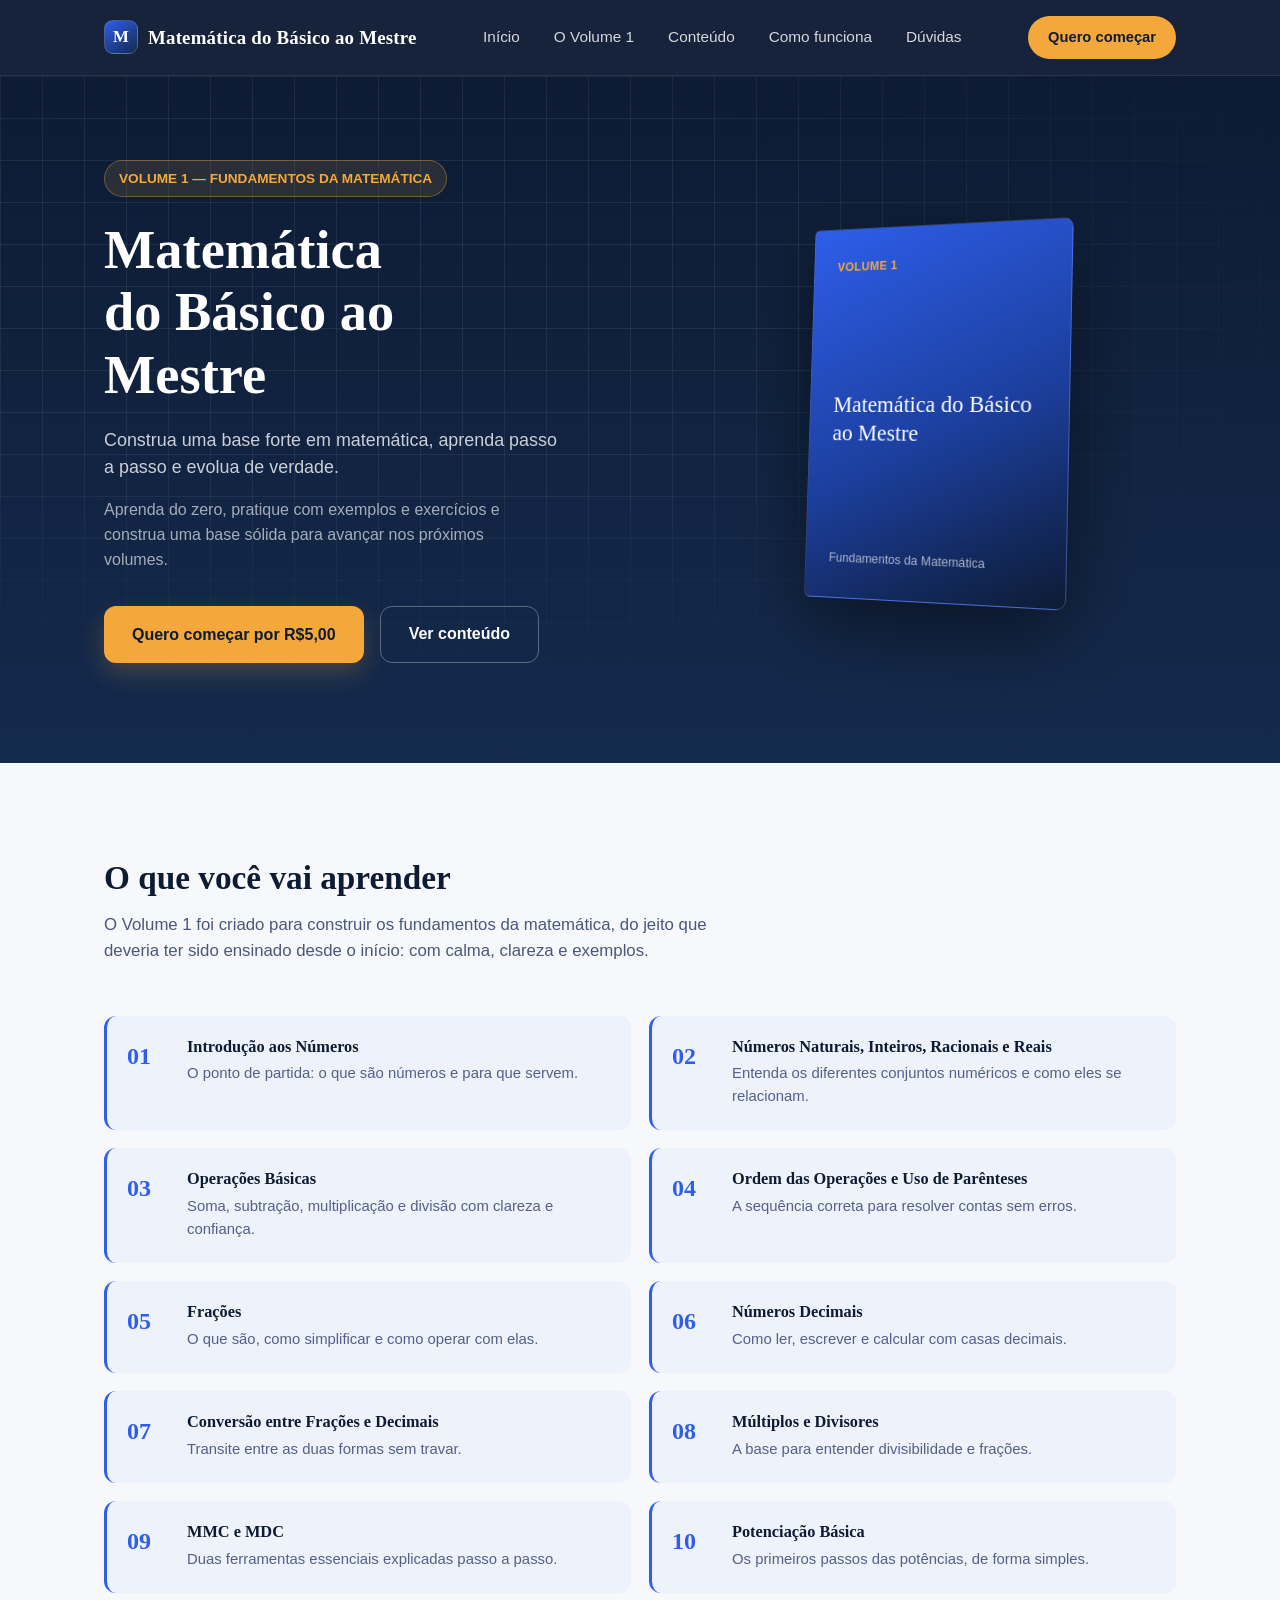
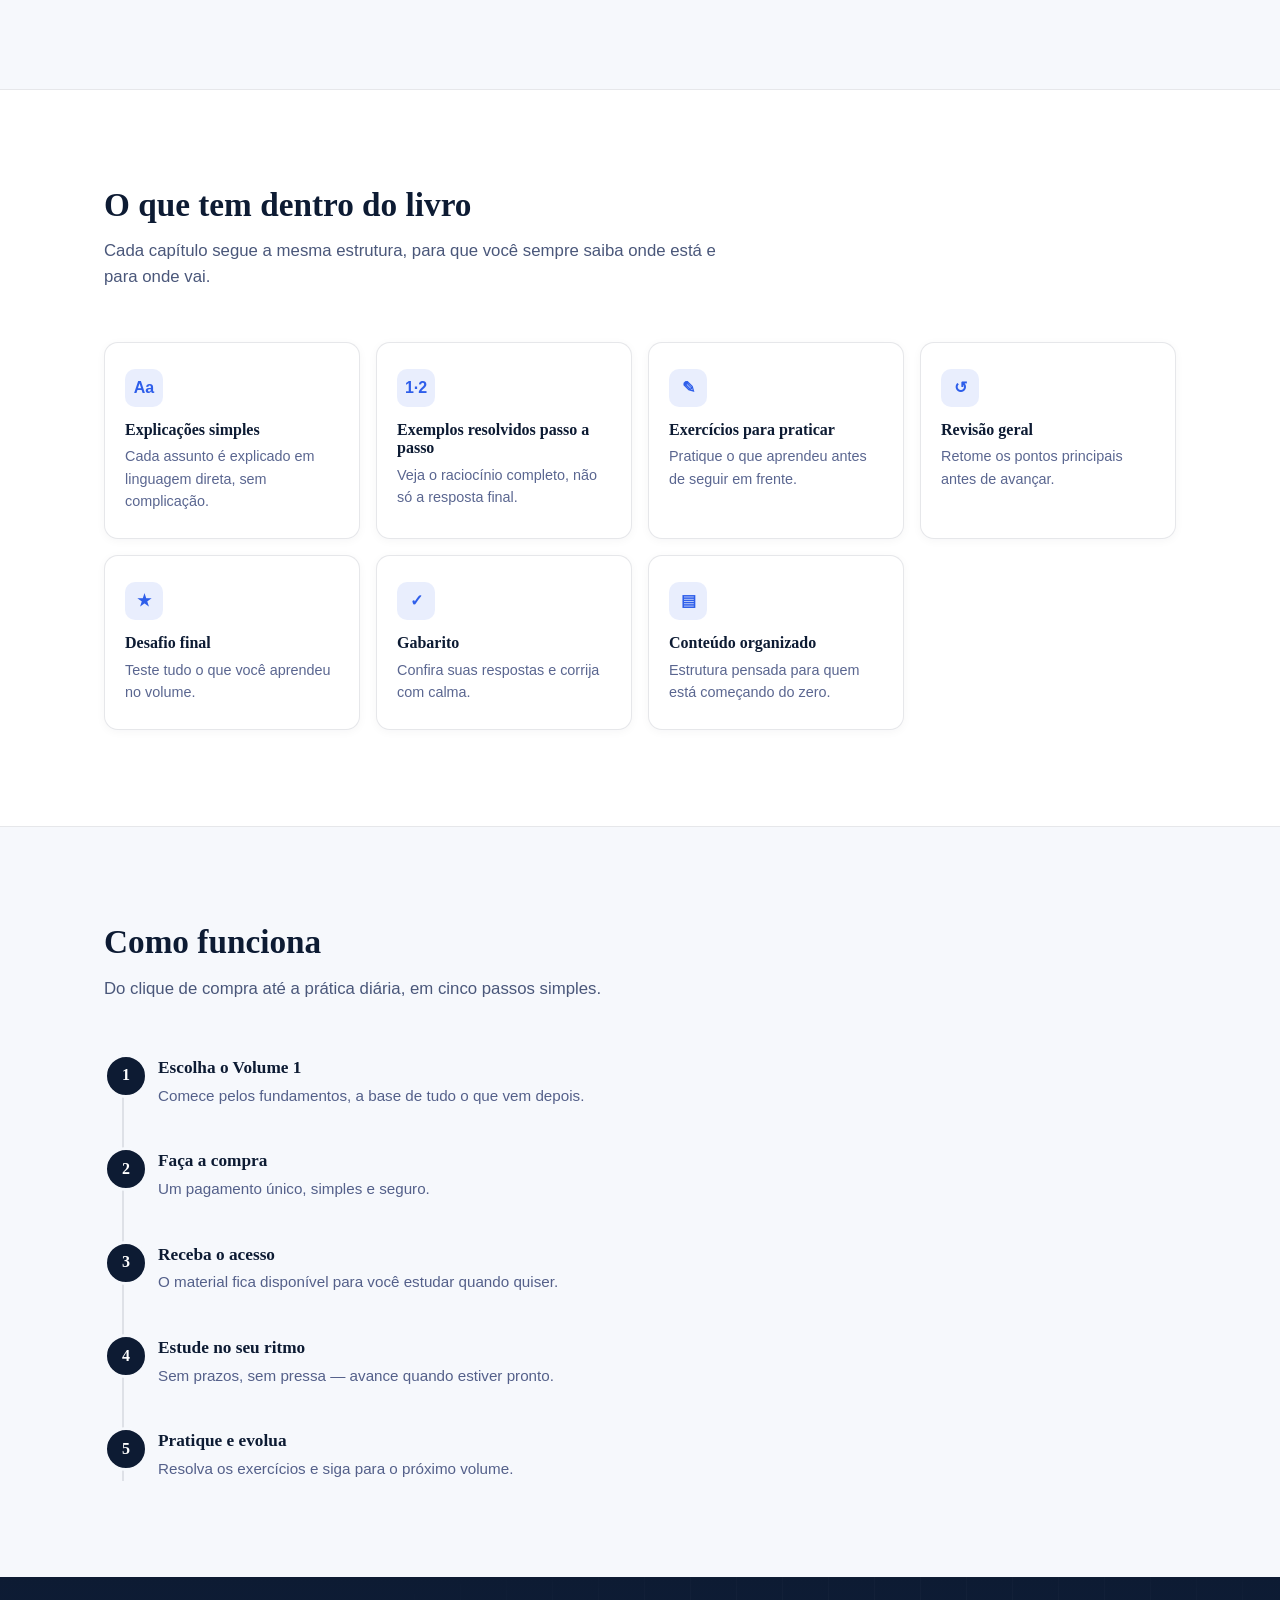
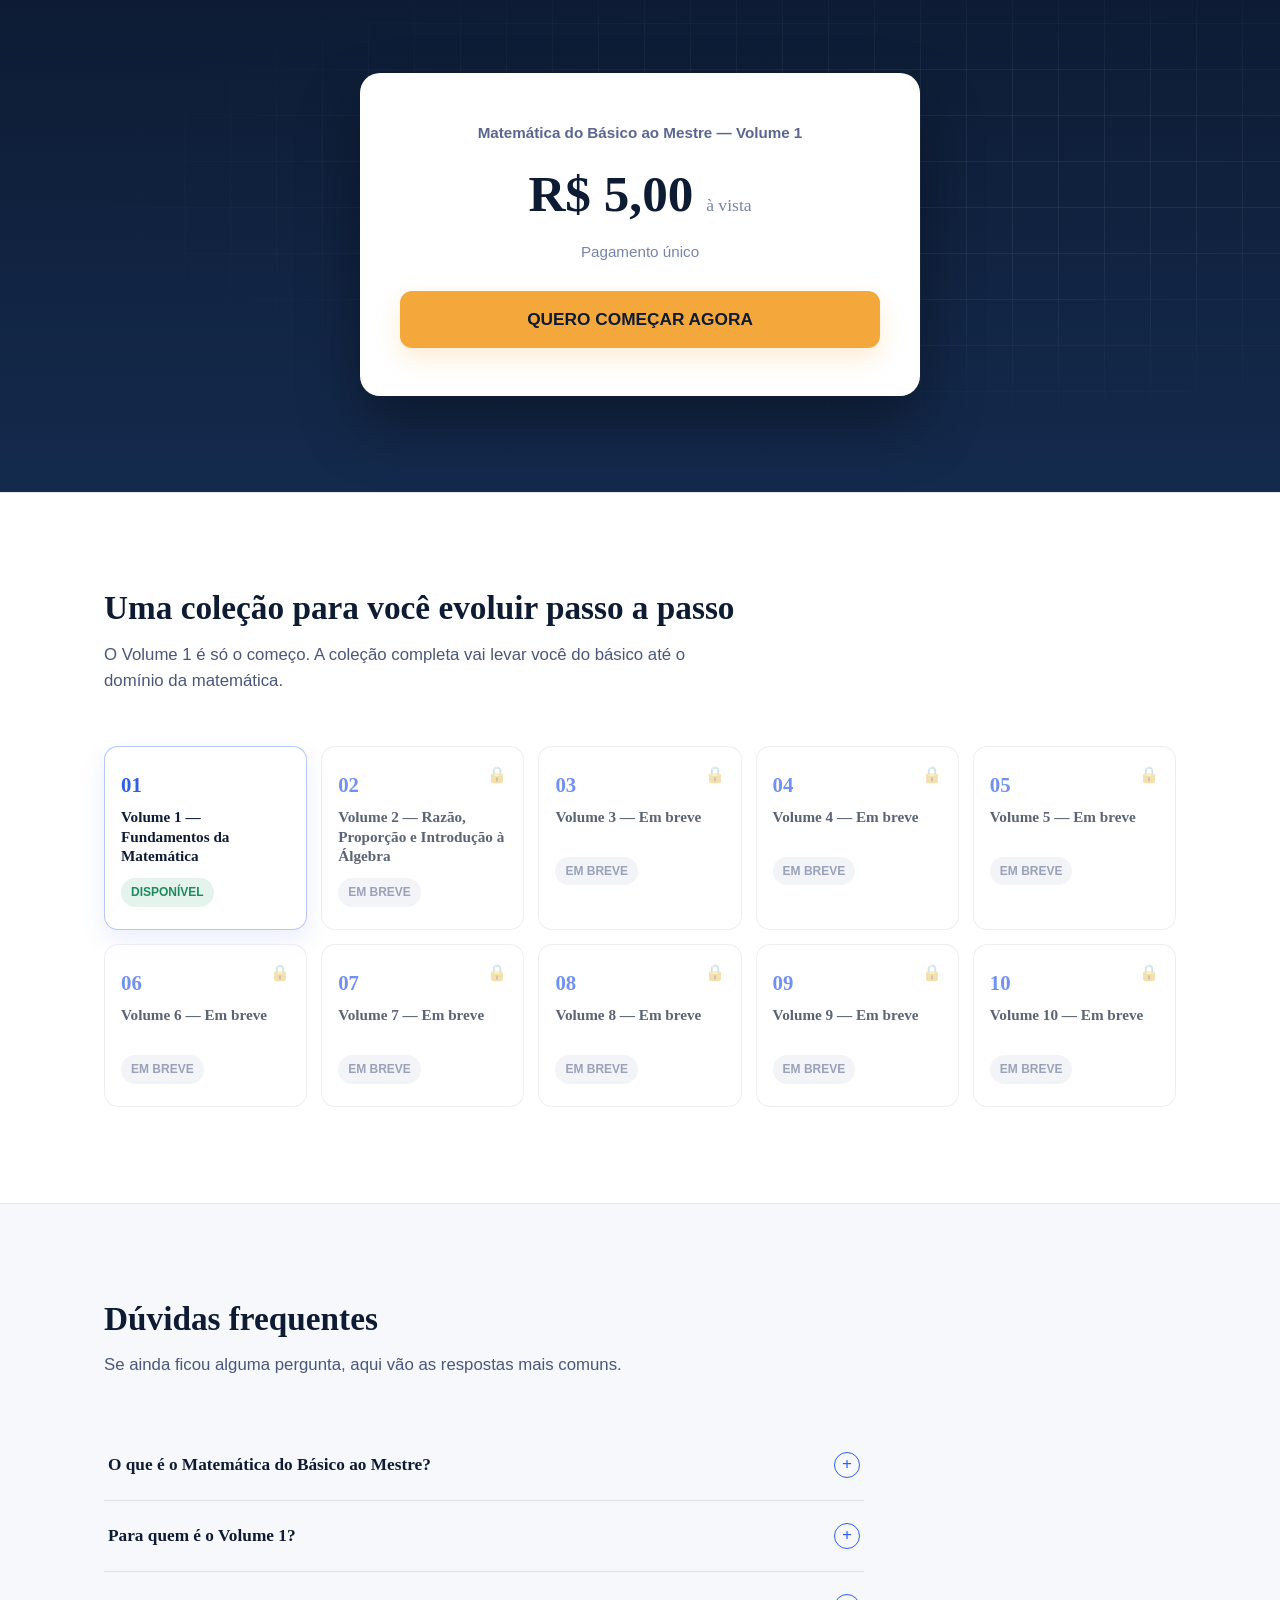
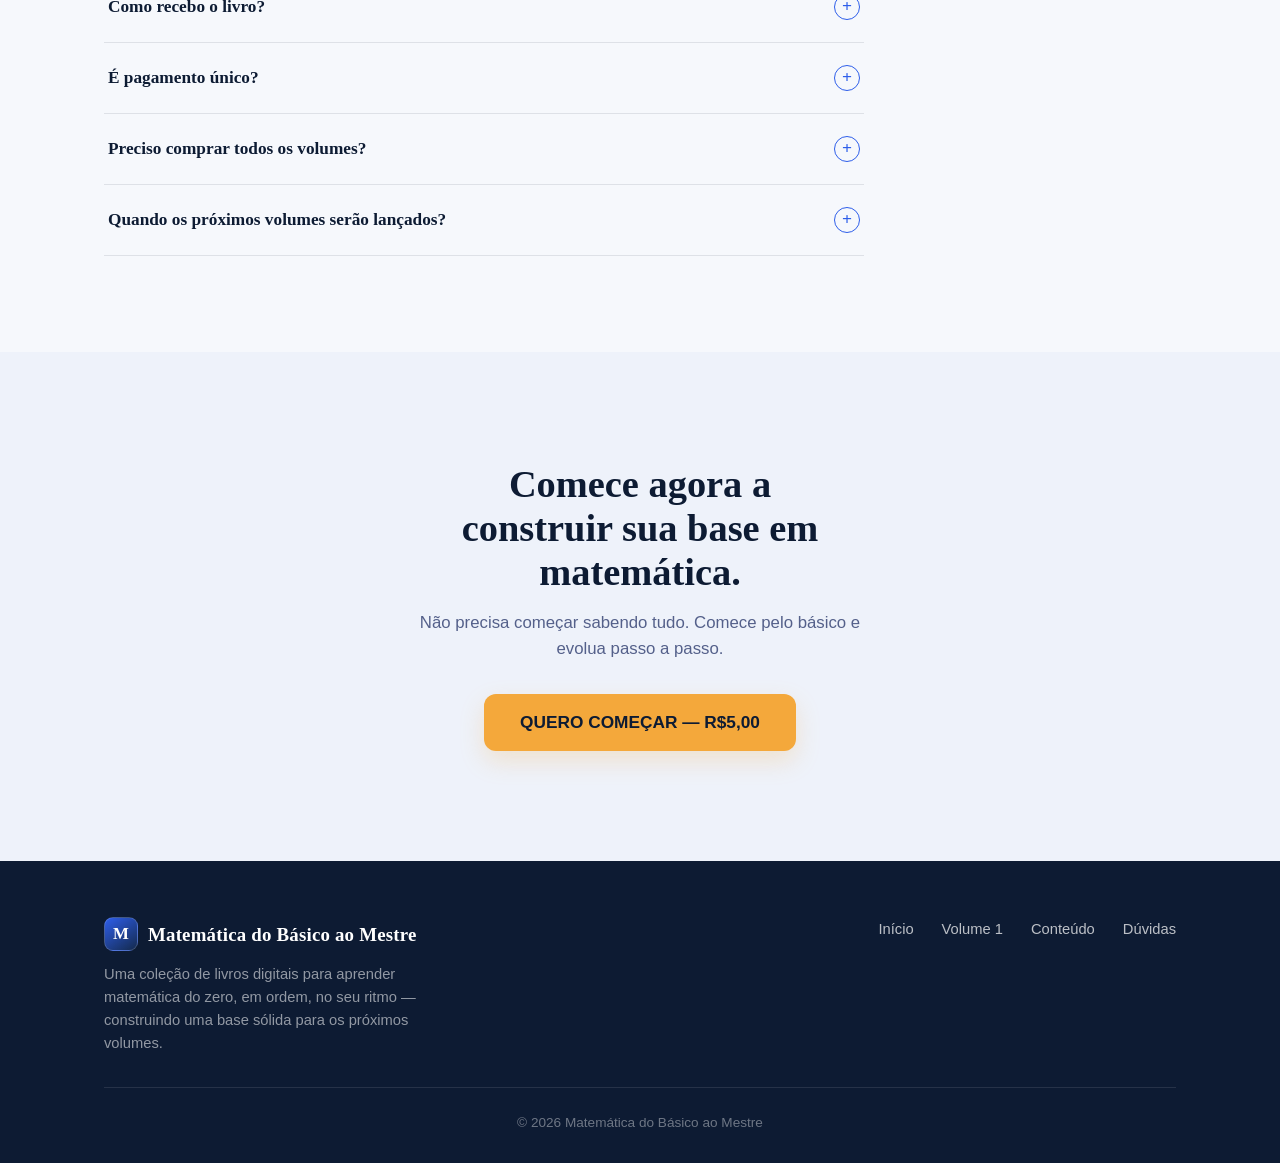
<file: index.html>
<!DOCTYPE html>
<html lang="pt-BR">
<head>
<meta charset="UTF-8">
<meta name="viewport" content="width=device-width, initial-scale=1.0">
<title>Matemática do Básico ao Mestre — Volume 1</title>
<style>
  :root{
    --navy: #0d1b33;
    --navy-2: #142a4d;
    --blue: #2e5eea;
    --blue-light: #6f93f5;
    --ink: #16223f;
    --paper: #f6f8fc;
    --paper-2: #eef2fa;
    --white: #ffffff;
    --amber: #f4a83b;
    --amber-dark: #d98c1f;
    --line: rgba(13,27,51,0.10);
    --grid-line: rgba(255,255,255,0.10);
    --serif: "Iowan Old Style", "Palatino Linotype", "Book Antiqua", Georgia, "Times New Roman", serif;
    --sans: -apple-system, BlinkMacSystemFont, "Segoe UI", Roboto, "Helvetica Neue", Arial, sans-serif;
    --maxw: 1120px;
  }

  *{ box-sizing: border-box; }
  html{ scroll-behavior: smooth; }
  body{
    margin:0;
    font-family: var(--sans);
    color: var(--ink);
    background: var(--paper);
    line-height: 1.55;
    -webkit-font-smoothing: antialiased;
  }
  h1,h2,h3,h4{
    font-family: var(--serif);
    font-weight: 600;
    color: var(--navy);
    margin: 0;
    line-height: 1.15;
  }
  p{ margin:0; }
  a{ color: inherit; text-decoration: none; }
  ul{ margin:0; padding:0; list-style:none; }
  button{ font-family: var(--sans); cursor:pointer; border:none; background:none; }
  img,svg{ display:block; max-width:100%; }
  .wrap{ max-width: var(--maxw); margin: 0 auto; padding: 0 24px; }
  section{ padding: 96px 0; }
  .eyebrow-plain{ color: var(--blue); font-weight:600; font-size: 0.95rem; margin-bottom: 10px; display:block; }

  /* focus visibility */
  a:focus-visible, button:focus-visible, summary:focus-visible{
    outline: 3px solid var(--amber);
    outline-offset: 3px;
  }

  @media (prefers-reduced-motion: reduce){
    *{ animation-duration: 0.001ms !important; animation-iteration-count: 1 !important; transition-duration: 0.001ms !important; scroll-behavior: auto !important; }
  }

  /* ---------- HEADER ---------- */
  header{
    position: sticky; top:0; z-index: 500;
    background: rgba(13,27,51,0.96);
    backdrop-filter: blur(6px);
    border-bottom: 1px solid rgba(255,255,255,0.08);
  }
  .nav{
    max-width: var(--maxw); margin:0 auto; padding: 16px 24px;
    display:flex; align-items:center; justify-content:space-between;
  }
  .brand{
    font-family: var(--serif); color:#fff; font-size:1.18rem; font-weight:700;
    display:flex; align-items:center; gap:10px;
    letter-spacing: 0.2px;
  }
  .brand-mark{
    width:34px; height:34px; border-radius:9px;
    background: linear-gradient(145deg, var(--blue), var(--navy-2));
    display:flex; align-items:center; justify-content:center;
    color:#fff; font-family: var(--serif); font-weight:700; font-size:1.05rem;
    border: 1px solid rgba(255,255,255,0.18);
  }
  .nav-links{
    display:flex; align-items:center; gap: 30px;
  }
  .nav-links a{
    color: rgba(255,255,255,0.82); font-size: 0.96rem;
    padding: 6px 2px; border-bottom: 2px solid transparent;
    transition: color .2s ease, border-color .2s ease;
  }
  .nav-links a:hover{ color:#fff; border-color: var(--amber); }
  .nav-cta{
    background: var(--amber); color: var(--navy); font-weight:700;
    padding: 10px 20px; border-radius: 999px; font-size:0.92rem;
    transition: transform .18s ease, background .18s ease, box-shadow .18s ease;
    box-shadow: 0 6px 16px rgba(244,168,59,0.0);
  }
  .nav-cta:hover{ background: var(--amber-dark); transform: translateY(-1px); box-shadow: 0 8px 18px rgba(244,168,59,0.28); }
  .hamburger{
    display:none; flex-direction:column; gap:5px; padding:6px; z-index: 600;
  }
  .hamburger span{ width:24px; height:2px; background:#fff; border-radius:2px; transition: all .25s ease; }
  .mobile-panel{
    display:none;
    position:fixed; inset:0; top:0;
    background: var(--navy);
    z-index: 550;
    padding: 96px 32px 32px;
    flex-direction: column; gap: 26px;
  }
  .mobile-panel.open{ display:flex; }
  .mobile-panel a{ color:#fff; font-size:1.3rem; font-family: var(--serif); }
  .mobile-panel .nav-cta{ align-self:flex-start; margin-top: 10px; }

  @media (max-width: 880px){
    .nav-links{ display:none; }
    .nav > .nav-cta{ display:none; }
    .hamburger{ display:flex; }
  }

  /* ---------- HERO ---------- */
  .hero{
    background:
      linear-gradient(180deg, var(--navy) 0%, var(--navy-2) 100%);
    position: relative;
    overflow: hidden;
    padding: 84px 0 100px;
  }
  .hero::before{
    content:"";
    position:absolute; inset:0;
    background-image:
      linear-gradient(var(--grid-line) 1px, transparent 1px),
      linear-gradient(90deg, var(--grid-line) 1px, transparent 1px);
    background-size: 42px 42px;
    mask-image: radial-gradient(ellipse 90% 70% at 30% 30%, black 40%, transparent 85%);
    opacity: 0.7;
  }
  .hero-inner{
    position: relative; z-index:2;
    display:grid; grid-template-columns: 1.05fr 0.95fr; gap: 56px; align-items:center;
  }
  .kicker{
    display:inline-flex; align-items:center; gap:8px;
    color: var(--amber); font-weight:700; font-size:0.85rem;
    background: rgba(244,168,59,0.12);
    border: 1px solid rgba(244,168,59,0.35);
    padding: 7px 14px; border-radius: 999px;
    margin-bottom: 22px;
  }
  .hero h1{
    color:#fff; font-size: clamp(2.4rem, 4.6vw, 3.4rem);
    max-width: 11.5ch;
  }
  .hero .sub{
    margin-top:20px; color: rgba(255,255,255,0.78);
    font-size: 1.12rem; max-width: 46ch;
  }
  .hero .desc{
    margin-top:16px; color: rgba(255,255,255,0.62);
    font-size: 1rem; max-width: 50ch;
  }
  .hero-ctas{
    margin-top: 34px; display:flex; gap:16px; flex-wrap:wrap;
  }
  .btn{
    display:inline-flex; align-items:center; justify-content:center;
    padding: 15px 28px; border-radius: 12px; font-weight:700; font-size:1rem;
    transition: transform .18s ease, box-shadow .18s ease, background .18s ease;
  }
  .btn-primary{
    background: var(--amber); color: var(--navy);
    box-shadow: 0 10px 24px rgba(244,168,59,0.22);
  }
  .btn-primary:hover{ background: var(--amber-dark); transform: translateY(-2px); box-shadow: 0 14px 28px rgba(244,168,59,0.32); }
  .btn-ghost{
    background: transparent; color:#fff; border: 1.5px solid rgba(255,255,255,0.3);
  }
  .btn-ghost:hover{ border-color: rgba(255,255,255,0.7); background: rgba(255,255,255,0.06); }

  /* book mockup */
  .book-stage{
    display:flex; align-items:center; justify-content:center;
    perspective: 1400px;
  }
  .book{
    width: 280px; height: 380px;
    position: relative;
    transform: rotateY(-22deg) rotateX(4deg);
    transform-style: preserve-3d;
    filter: drop-shadow(0 30px 40px rgba(0,0,0,0.45));
  }
  .book-cover{
    position:absolute; inset:0;
    border-radius: 6px 10px 10px 6px;
    background: linear-gradient(155deg, var(--blue) 0%, #1c3f9e 55%, var(--navy) 100%);
    border: 1px solid rgba(255,255,255,0.14);
    padding: 30px 26px;
    display:flex; flex-direction:column; justify-content:space-between;
  }
  .book-cover .vol{
    color: var(--amber); font-weight:700; font-size:0.78rem; letter-spacing:0.5px;
  }
  .book-cover .title{
    font-family: var(--serif); color:#fff; font-size:1.5rem; line-height:1.2;
    margin-top: 14px;
  }
  .book-cover .foot{
    color: rgba(255,255,255,0.65); font-size:0.82rem;
  }
  .book-spine{
    position:absolute; left:-16px; top:0; bottom:0; width:16px;
    background: linear-gradient(180deg, #12275c, #0a1730);
    transform: rotateY(90deg) translateZ(8px);
    transform-origin: right;
    border-radius: 4px 0 0 4px;
  }
  .book-pages{
    position:absolute; right:-8px; top:6px; bottom:6px; width:8px;
    background: repeating-linear-gradient(180deg, #fff, #fff 2px, #e7ebf3 2px, #e7ebf3 4px);
    transform: rotateY(90deg) translateZ(0px);
    transform-origin: left;
    border-radius: 0 3px 3px 0;
  }

  @media (max-width: 900px){
    .hero-inner{ grid-template-columns: 1fr; }
    .book-stage{ order:-1; margin-bottom: 12px; }
    .book{ transform: rotateY(-14deg) rotateX(2deg) scale(0.85); }
  }

  /* ---------- SECTION HEADERS ---------- */
  .section-head{
    max-width: 640px; margin-bottom: 52px;
  }
  .section-head h2{
    font-size: clamp(1.7rem, 2.6vw, 2.2rem);
  }
  .section-head p{
    margin-top: 14px; color: #4a577a; font-size: 1.05rem;
  }
  .alt-bg{ background: var(--white); border-top: 1px solid var(--line); border-bottom: 1px solid var(--line); }

  /* ---------- TOPICS (sequence -> numbered) ---------- */
  .topics-grid{
    display:grid; grid-template-columns: repeat(2, 1fr); gap: 18px;
  }
  .topic{
    display:flex; gap:18px; align-items:flex-start;
    padding: 22px 20px; background: var(--paper-2);
    border-radius: 12px;
    border-left: 3px solid var(--blue);
    transition: background .2s ease, border-color .2s ease;
  }
  .topic:hover{ background: #e5ecfb; border-color: var(--amber); }
  .topic .num{
    font-family: var(--serif); font-weight:700; color: var(--blue);
    font-size: 1.5rem; min-width: 42px;
  }
  .topic h4{ font-size: 1.02rem; color: var(--navy); }
  .topic p{ margin-top:6px; font-size:0.93rem; color:#54608a; }

  @media (max-width: 760px){ .topics-grid{ grid-template-columns: 1fr; } }

  /* ---------- INSIDE THE BOOK ---------- */
  .inside-grid{
    display:grid; grid-template-columns: repeat(4, 1fr); gap: 16px;
  }
  .inside-card{
    background:#fff; border: 1px solid var(--line); border-radius: 14px;
    padding: 26px 20px; text-align:left;
    box-shadow: 0 2px 10px rgba(13,27,51,0.04);
    transition: transform .2s ease, box-shadow .2s ease;
  }
  .inside-card:hover{ transform: translateY(-4px); box-shadow: 0 14px 26px rgba(13,27,51,0.10); }
  .inside-card .mark{
    width:38px; height:38px; border-radius:10px;
    background: rgba(46,94,234,0.10); color: var(--blue);
    display:flex; align-items:center; justify-content:center;
    font-weight:700; margin-bottom: 14px;
  }
  .inside-card h4{ font-size: 1rem; color: var(--navy); }
  .inside-card p{ margin-top:6px; font-size:0.9rem; color:#5a6690; }

  @media (max-width: 980px){ .inside-grid{ grid-template-columns: repeat(2,1fr); } }
  @media (max-width: 560px){ .inside-grid{ grid-template-columns: 1fr; } }

  /* ---------- HOW IT WORKS ---------- */
  .steps{
    display:flex; flex-direction:column; gap:0;
    border-left: 2px solid var(--line);
    margin-left: 18px;
  }
  .step{
    position:relative; padding: 4px 0 40px 34px;
  }
  .step:last-child{ padding-bottom:0; }
  .step::before{
    content: attr(data-n);
    position:absolute; left:-20px; top:0;
    width:38px; height:38px; border-radius:50%;
    background: var(--navy); color:#fff;
    font-family: var(--serif); font-weight:700; font-size:1rem;
    display:flex; align-items:center; justify-content:center;
    border: 3px solid var(--paper);
  }
  .step h4{ font-size: 1.08rem; color:var(--navy); }
  .step p{ margin-top:6px; color:#54608a; font-size:0.95rem; max-width: 52ch; }

  /* ---------- OFERTA ---------- */
  .offer-section{
    background: linear-gradient(180deg, var(--navy) 0%, var(--navy-2) 100%);
    padding: 96px 0;
    position: relative; overflow:hidden;
  }
  .offer-section::before{
    content:""; position:absolute; inset:0;
    background-image: linear-gradient(var(--grid-line) 1px, transparent 1px), linear-gradient(90deg, var(--grid-line) 1px, transparent 1px);
    background-size: 46px 46px;
    mask-image: radial-gradient(ellipse 80% 60% at 70% 40%, black 30%, transparent 80%);
    opacity: 0.6;
  }
  .offer-card{
    position:relative; z-index:2;
    max-width: 560px; margin: 0 auto;
    background: #fff; border-radius: 20px; padding: 48px 40px;
    text-align:center;
    box-shadow: 0 30px 60px rgba(0,0,0,0.35);
  }
  .offer-card .name{ color:#5a6690; font-weight:600; font-size:0.95rem; }
  .offer-card .price{
    font-family: var(--serif); color: var(--navy); font-weight:700;
    font-size: 3.2rem; margin-top: 10px;
  }
  .offer-card .price small{ font-size: 1.1rem; color:#7883a8; font-weight:500; }
  .offer-card .single{ color:#7883a8; margin-top: 6px; font-size:0.95rem; }
  .offer-card .btn{ width:100%; margin-top: 28px; font-size:1.08rem; padding: 18px; }

  /* ---------- COLLECTION ---------- */
  .collection-grid{
    display:grid; grid-template-columns: repeat(5, 1fr); gap: 14px;
  }
  .vol-card{
    background:#fff; border:1px solid var(--line); border-radius:14px;
    padding: 22px 16px; text-align:left; position:relative; overflow:hidden;
  }
  .vol-card.available{ border-color: rgba(46,94,234,0.35); box-shadow: 0 10px 24px rgba(46,94,234,0.10); }
  .vol-card .vol-n{ font-family: var(--serif); font-weight:700; color: var(--blue); font-size:1.3rem; }
  .vol-card h4{ font-size:0.95rem; margin-top:6px; color: var(--navy); line-height:1.3; min-height: 2.5em; }
  .badge{
    display:inline-block; margin-top:12px; font-size:0.75rem; font-weight:700;
    padding: 5px 10px; border-radius: 999px;
  }
  .badge.ok{ background: rgba(35,163,111,0.12); color:#1f8a5f; }
  .badge.soon{ background: rgba(90,102,144,0.10); color:#6b769a; }
  .vol-card.locked{ opacity:0.68; }
  .vol-card.locked::after{
    content:"🔒"; position:absolute; top:16px; right:16px; font-size:1rem; opacity:0.5;
  }

  @media (max-width: 980px){ .collection-grid{ grid-template-columns: repeat(3,1fr); } }
  @media (max-width: 620px){ .collection-grid{ grid-template-columns: repeat(2,1fr); } }

  /* ---------- FAQ ---------- */
  .faq-list{ max-width: 760px; }
  .faq-item{
    border-bottom: 1px solid var(--line);
  }
  .faq-q{
    width:100%; text-align:left; padding: 22px 4px;
    display:flex; justify-content:space-between; align-items:center; gap: 20px;
    font-family: var(--serif); font-size:1.08rem; color: var(--navy); font-weight:600;
  }
  .faq-q .plus{
    flex-shrink:0; width:26px; height:26px; border-radius:50%;
    border: 1.5px solid var(--blue); color: var(--blue);
    display:flex; align-items:center; justify-content:center; font-size:1.1rem;
    transition: transform .25s ease, background .25s ease, color .25s ease;
  }
  .faq-item.open .faq-q .plus{ background: var(--blue); color:#fff; transform: rotate(45deg); }
  .faq-a{
    max-height:0; overflow:hidden; transition: max-height .3s ease;
  }
  .faq-a p{ padding: 0 4px 22px; color:#54608a; font-size:0.98rem; max-width: 62ch; }

  /* ---------- FINAL CTA ---------- */
  .final-cta{
    text-align:center; padding: 110px 0;
    background: var(--paper-2);
  }
  .final-cta h2{ font-size: clamp(1.8rem, 3.2vw, 2.4rem); max-width: 20ch; margin: 0 auto; }
  .final-cta p{ margin-top:16px; color:#54608a; font-size:1.05rem; max-width: 50ch; margin-left:auto; margin-right:auto; }
  .final-cta .btn{ margin-top: 32px; font-size:1.08rem; padding: 18px 36px; }

  /* ---------- FOOTER ---------- */
  footer{
    background: var(--navy); color: rgba(255,255,255,0.7);
    padding: 56px 0 30px;
  }
  .footer-grid{
    display:flex; justify-content:space-between; gap: 40px; flex-wrap:wrap;
    padding-bottom: 32px; border-bottom: 1px solid rgba(255,255,255,0.1);
  }
  footer .brand{ margin-bottom: 12px; }
  footer .about{ max-width: 40ch; font-size:0.92rem; color: rgba(255,255,255,0.55); }
  footer .flinks{ display:flex; gap: 28px; }
  footer .flinks a{ font-size:0.92rem; color: rgba(255,255,255,0.72); }
  footer .flinks a:hover{ color: var(--amber); }
  footer .copy{ padding-top: 24px; font-size:0.85rem; color: rgba(255,255,255,0.4); text-align:center; }

  @media (max-width: 640px){
    section{ padding: 64px 0; }
    .offer-card{ padding: 36px 24px; }
    .collection-grid{ grid-template-columns: repeat(2,1fr); }
  }

  /* reveal-on-scroll (single orchestrated moment per section) */
  .reveal{ opacity:0; transform: translateY(16px); transition: opacity .6s ease, transform .6s ease; }
  .reveal.in{ opacity:1; transform: none; }
</style>
</head>
<body>

<header>
  <nav class="nav">
    <a href="#inicio" class="brand">
      <span class="brand-mark">M</span>
      Matemática do Básico ao Mestre
    </a>
    <ul class="nav-links">
      <li><a href="#inicio">Início</a></li>
      <li><a href="#volume1">O Volume 1</a></li>
      <li><a href="#conteudo">Conteúdo</a></li>
      <li><a href="#como-funciona">Como funciona</a></li>
      <li><a href="#duvidas">Dúvidas</a></li>
    </ul>
    <a href="#oferta" class="nav-cta">Quero começar</a>
    <button class="hamburger" id="hamburgerBtn" aria-label="Abrir menu" aria-expanded="false">
      <span></span><span></span><span></span>
    </button>
  </nav>
  <div class="mobile-panel" id="mobilePanel">
    <a href="#inicio">Início</a>
    <a href="#volume1">O Volume 1</a>
    <a href="#conteudo">Conteúdo</a>
    <a href="#como-funciona">Como funciona</a>
    <a href="#duvidas">Dúvidas</a>
    <a href="#oferta" class="nav-cta">Quero começar</a>
  </div>
</header>

<section class="hero" id="inicio">
  <div class="wrap hero-inner">
    <div>
      <span class="kicker">VOLUME 1 — FUNDAMENTOS DA MATEMÁTICA</span>
      <h1>Matemática do Básico ao Mestre</h1>
      <p class="sub">Construa uma base forte em matemática, aprenda passo a passo e evolua de verdade.</p>
      <p class="desc">Aprenda do zero, pratique com exemplos e exercícios e construa uma base sólida para avançar nos próximos volumes.</p>
      <div class="hero-ctas">
        <button class="btn btn-primary buy-btn">Quero começar por R$5,00</button>
        <a href="#conteudo" class="btn btn-ghost">Ver conteúdo</a>
      </div>
    </div>
    <div class="book-stage">
      <div class="book">
        <div class="book-spine"></div>
        <div class="book-pages"></div>
        <div class="book-cover">
          <div class="vol">VOLUME 1</div>
          <div class="title">Matemática do Básico ao Mestre</div>
          <div class="foot">Fundamentos da Matemática</div>
        </div>
      </div>
    </div>
  </div>
</section>

<section id="volume1">
  <div class="wrap">
    <div class="section-head reveal">
      <h2>O que você vai aprender</h2>
      <p>O Volume 1 foi criado para construir os fundamentos da matemática, do jeito que deveria ter sido ensinado desde o início: com calma, clareza e exemplos.</p>
    </div>
    <div class="topics-grid reveal" id="topicsGrid"></div>
  </div>
</section>

<section id="conteudo" class="alt-bg">
  <div class="wrap">
    <div class="section-head reveal">
      <h2>O que tem dentro do livro</h2>
      <p>Cada capítulo segue a mesma estrutura, para que você sempre saiba onde está e para onde vai.</p>
    </div>
    <div class="inside-grid reveal" id="insideGrid"></div>
  </div>
</section>

<section id="como-funciona">
  <div class="wrap">
    <div class="section-head reveal">
      <h2>Como funciona</h2>
      <p>Do clique de compra até a prática diária, em cinco passos simples.</p>
    </div>
    <div class="steps reveal" id="stepsList"></div>
  </div>
</section>

<section class="offer-section" id="oferta">
  <div class="wrap">
    <div class="offer-card reveal">
      <p class="name">Matemática do Básico ao Mestre — Volume 1</p>
      <p class="price">R$ 5,00 <small>à vista</small></p>
      <p class="single">Pagamento único</p>
      <button class="btn btn-primary buy-btn">QUERO COMEÇAR AGORA</button>
    </div>
  </div>
</section>

<section id="colecao" class="alt-bg">
  <div class="wrap">
    <div class="section-head reveal">
      <h2>Uma coleção para você evoluir passo a passo</h2>
      <p>O Volume 1 é só o começo. A coleção completa vai levar você do básico até o domínio da matemática.</p>
    </div>
    <div class="collection-grid reveal" id="collectionGrid"></div>
  </div>
</section>

<section id="duvidas">
  <div class="wrap">
    <div class="section-head reveal">
      <h2>Dúvidas frequentes</h2>
      <p>Se ainda ficou alguma pergunta, aqui vão as respostas mais comuns.</p>
    </div>
    <div class="faq-list reveal" id="faqList"></div>
  </div>
</section>

<section class="final-cta">
  <div class="wrap reveal">
    <h2>Comece agora a construir sua base em matemática.</h2>
    <p>Não precisa começar sabendo tudo. Comece pelo básico e evolua passo a passo.</p>
    <button class="btn btn-primary buy-btn">QUERO COMEÇAR — R$5,00</button>
  </div>
</section>

<footer>
  <div class="wrap">
    <div class="footer-grid">
      <div>
        <div class="brand" style="color:#fff;">
          <span class="brand-mark">M</span>
          Matemática do Básico ao Mestre
        </div>
        <p class="about">Uma coleção de livros digitais para aprender matemática do zero, em ordem, no seu ritmo — construindo uma base sólida para os próximos volumes.</p>
      </div>
      <ul class="flinks">
        <li><a href="#inicio">Início</a></li>
        <li><a href="#volume1">Volume 1</a></li>
        <li><a href="#conteudo">Conteúdo</a></li>
        <li><a href="#duvidas">Dúvidas</a></li>
      </ul>
    </div>
    <p class="copy">© 2026 Matemática do Básico ao Mestre</p>
  </div>
</footer>

<script>
(function(){
  "use strict";

  // ======= CONFIGURAÇÃO DO CHECKOUT =======
  // Cole aqui o link de checkout da Kiwify quando estiver disponível.
  const CHECKOUT_URL = "https://pay.kiwify.com.br/ZvF9Rbn";
  // =========================================

  // ---------- Dados de conteúdo ----------
  const topics = [
    ["Introdução aos Números", "O ponto de partida: o que são números e para que servem."],
    ["Números Naturais, Inteiros, Racionais e Reais", "Entenda os diferentes conjuntos numéricos e como eles se relacionam."],
    ["Operações Básicas", "Soma, subtração, multiplicação e divisão com clareza e confiança."],
    ["Ordem das Operações e Uso de Parênteses", "A sequência correta para resolver contas sem erros."],
    ["Frações", "O que são, como simplificar e como operar com elas."],
    ["Números Decimais", "Como ler, escrever e calcular com casas decimais."],
    ["Conversão entre Frações e Decimais", "Transite entre as duas formas sem travar."],
    ["Múltiplos e Divisores", "A base para entender divisibilidade e frações."],
    ["MMC e MDC", "Duas ferramentas essenciais explicadas passo a passo."],
    ["Potenciação Básica", "Os primeiros passos das potências, de forma simples."]
  ];

  const insideItems = [
    ["Aa", "Explicações simples", "Cada assunto é explicado em linguagem direta, sem complicação."],
    ["1·2", "Exemplos resolvidos passo a passo", "Veja o raciocínio completo, não só a resposta final."],
    ["✎", "Exercícios para praticar", "Pratique o que aprendeu antes de seguir em frente."],
    ["↺", "Revisão geral", "Retome os pontos principais antes de avançar."],
    ["★", "Desafio final", "Teste tudo o que você aprendeu no volume."],
    ["✓", "Gabarito", "Confira suas respostas e corrija com calma."],
    ["▤", "Conteúdo organizado", "Estrutura pensada para quem está começando do zero."]
  ];

  const steps = [
    ["Escolha o Volume 1", "Comece pelos fundamentos, a base de tudo o que vem depois."],
    ["Faça a compra", "Um pagamento único, simples e seguro."],
    ["Receba o acesso", "O material fica disponível para você estudar quando quiser."],
    ["Estude no seu ritmo", "Sem prazos, sem pressa — avance quando estiver pronto."],
    ["Pratique e evolua", "Resolva os exercícios e siga para o próximo volume."]
  ];

  const collection = [
    ["Volume 1", "Fundamentos da Matemática", true],
    ["Volume 2", "Razão, Proporção e Introdução à Álgebra", false],
    ["Volume 3", "Em breve", false],
    ["Volume 4", "Em breve", false],
    ["Volume 5", "Em breve", false],
    ["Volume 6", "Em breve", false],
    ["Volume 7", "Em breve", false],
    ["Volume 8", "Em breve", false],
    ["Volume 9", "Em breve", false],
    ["Volume 10", "Em breve", false]
  ];

  const faqs = [
    ["O que é o Matemática do Básico ao Mestre?", "É uma coleção de livros digitais que ensina matemática do zero, volume por volume, construindo uma base sólida antes de avançar para temas mais complexos."],
    ["Para quem é o Volume 1?", "Para quem quer revisar ou aprender pela primeira vez os fundamentos da matemática, sem pular etapas e sem pressa."],
    ["Como recebo o livro?", "Após a compra, você recebe acesso ao material digital para estudar quando e onde quiser."],
    ["É pagamento único?", "Sim. O Volume 1 custa R$ 5,00 em um pagamento único, sem mensalidades."],
    ["Preciso comprar todos os volumes?", "Não. Cada volume é independente e pode ser adquirido separadamente, no seu ritmo."],
    ["Quando os próximos volumes serão lançados?", "Os próximos volumes estão em produção e serão lançados em breve. O Volume 2 já está a caminho."]
  ];

  // ---------- Render ----------
  function el(html){
    const t = document.createElement("template");
    t.innerHTML = html.trim();
    return t.content.firstElementChild;
  }

  const topicsGrid = document.getElementById("topicsGrid");
  topics.forEach((t, i) => {
    topicsGrid.appendChild(el(`
      <div class="topic">
        <span class="num">${String(i+1).padStart(2,"0")}</span>
        <div><h4>${t[0]}</h4><p>${t[1]}</p></div>
      </div>
    `));
  });

  const insideGrid = document.getElementById("insideGrid");
  insideItems.forEach(item => {
    insideGrid.appendChild(el(`
      <div class="inside-card">
        <div class="mark">${item[0]}</div>
        <h4>${item[1]}</h4>
        <p>${item[2]}</p>
      </div>
    `));
  });

  const stepsList = document.getElementById("stepsList");
  steps.forEach((s, i) => {
    stepsList.appendChild(el(`
      <div class="step" data-n="${i+1}">
        <h4>${s[0]}</h4>
        <p>${s[1]}</p>
      </div>
    `));
  });

  const collectionGrid = document.getElementById("collectionGrid");
  collection.forEach((v, i) => {
    const available = v[2];
    collectionGrid.appendChild(el(`
      <div class="vol-card ${available ? "available" : "locked"}">
        <div class="vol-n">${String(i+1).padStart(2,"0")}</div>
        <h4>${v[0]} — ${v[1]}</h4>
        <span class="badge ${available ? "ok" : "soon"}">${available ? "DISPONÍVEL" : "EM BREVE"}</span>
      </div>
    `));
  });

  const faqList = document.getElementById("faqList");
  faqs.forEach((f, i) => {
    const item = el(`
      <div class="faq-item">
        <button class="faq-q" aria-expanded="false">
          <span>${f[0]}</span>
          <span class="plus">+</span>
        </button>
        <div class="faq-a"><p>${f[1]}</p></div>
      </div>
    `);
    const btn = item.querySelector(".faq-q");
    const answer = item.querySelector(".faq-a");
    btn.addEventListener("click", () => {
      const isOpen = item.classList.contains("open");
      // fecha os outros
      faqList.querySelectorAll(".faq-item.open").forEach(other => {
        if(other !== item){
          other.classList.remove("open");
          other.querySelector(".faq-q").setAttribute("aria-expanded","false");
          other.querySelector(".faq-a").style.maxHeight = null;
        }
      });
      if(isOpen){
        item.classList.remove("open");
        btn.setAttribute("aria-expanded","false");
        answer.style.maxHeight = null;
      } else {
        item.classList.add("open");
        btn.setAttribute("aria-expanded","true");
        answer.style.maxHeight = answer.scrollHeight + "px";
      }
    });
    faqList.appendChild(item);
  });

  // ---------- Menu mobile ----------
  const hamburgerBtn = document.getElementById("hamburgerBtn");
  const mobilePanel = document.getElementById("mobilePanel");
  function closeMobile(){
    mobilePanel.classList.remove("open");
    hamburgerBtn.setAttribute("aria-expanded","false");
  }
  hamburgerBtn.addEventListener("click", () => {
    const open = mobilePanel.classList.toggle("open");
    hamburgerBtn.setAttribute("aria-expanded", open ? "true" : "false");
  });
  mobilePanel.querySelectorAll("a").forEach(a => a.addEventListener("click", closeMobile));

  // ---------- Botões de compra ----------
  document.querySelectorAll(".buy-btn").forEach(btn => {
    btn.addEventListener("click", () => {
      if (CHECKOUT_URL && CHECKOUT_URL.trim().length > 0){
        window.location.href = CHECKOUT_URL;
      } else {
        const offer = document.getElementById("oferta");
        if (offer) offer.scrollIntoView({ behavior: "smooth", block: "center" });
      }
    });
  });

  // ---------- Reveal on scroll ----------
  const revealEls = document.querySelectorAll(".reveal");
  if ("IntersectionObserver" in window){
    const io = new IntersectionObserver((entries) => {
      entries.forEach(entry => {
        if (entry.isIntersecting){
          entry.target.classList.add("in");
          io.unobserve(entry.target);
        }
      });
    }, { threshold: 0.12 });
    revealEls.forEach(elm => io.observe(elm));
  } else {
    revealEls.forEach(elm => elm.classList.add("in"));
  }

})();
</script>
</body>
</html>
</file>
